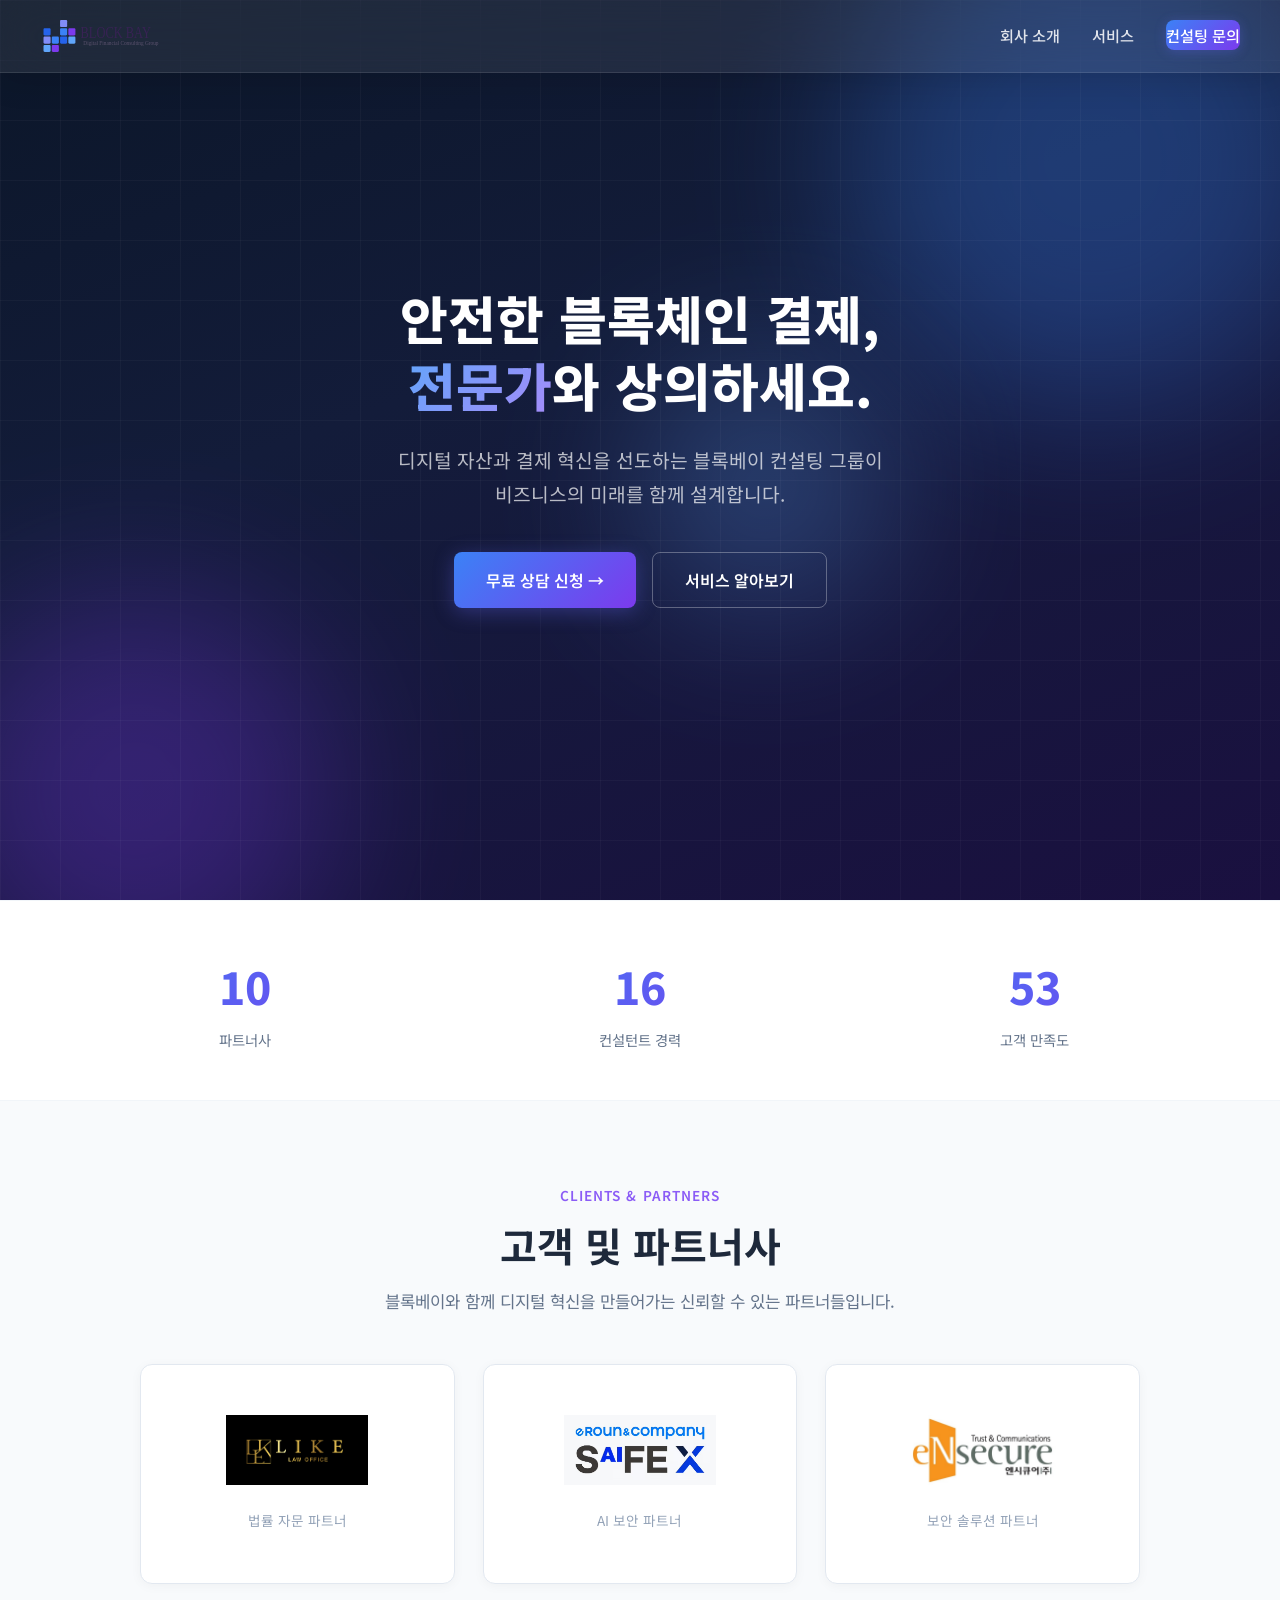
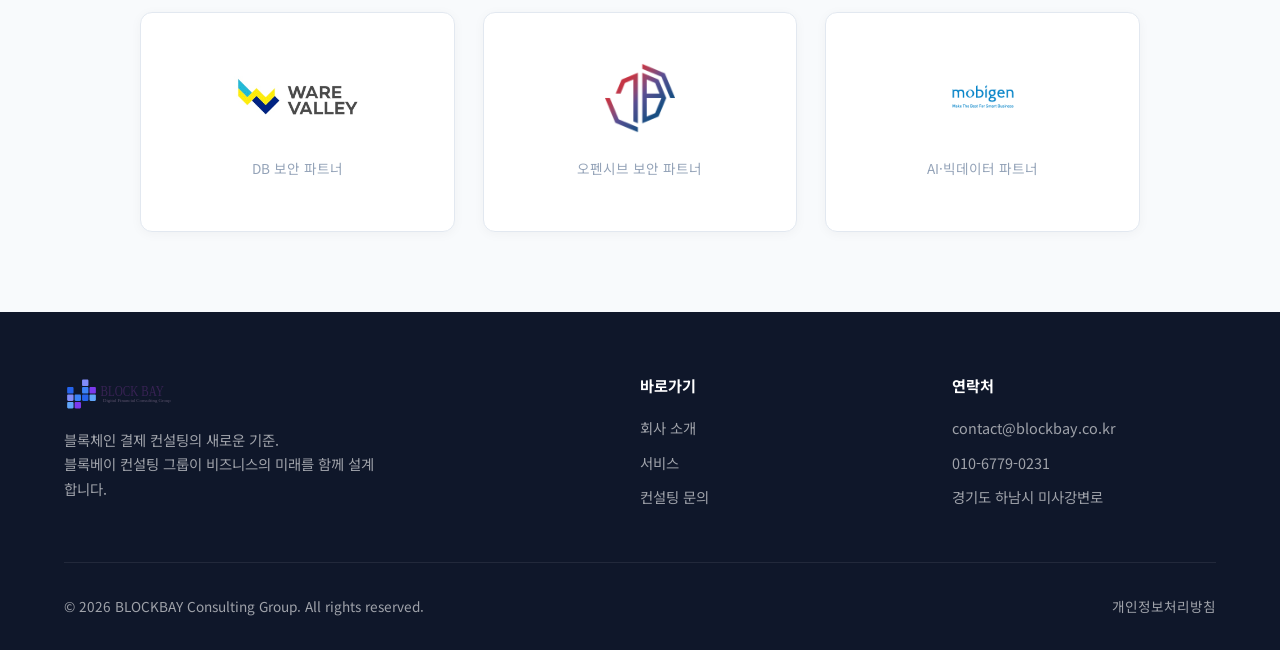
<file: index.html>
<!DOCTYPE html>
<html lang="ko">
<head>
  <meta charset="UTF-8">
  <meta name="viewport" content="width=device-width, initial-scale=1.0">
  <meta name="description" content="블록베이 컨설팅 그룹 — 블록체인 결제 컨설팅의 새로운 기준. 디지털 자산과 결제 혁신을 선도합니다.">
  <meta property="og:title" content="BLOCK BAY Digital Financial Consulting Group">
  <meta property="og:description" content="블록체인 결제 컨설팅의 새로운 기준. 디지털 자산과 결제 혁신을 선도합니다.">
  <meta property="og:image" content="https://gryofgry.github.io/Blockbay/assets/og-image.png">
  <meta property="og:url" content="https://gryofgry.github.io/Blockbay/">
  <meta property="og:type" content="website">
  <title>BLOCKBAY Consulting Group — 블록체인 결제 컨설팅</title>
  <link rel="icon" href="assets/logo-icon.svg" type="image/svg+xml">
  <link rel="preconnect" href="https://fonts.googleapis.com">
  <link rel="preconnect" href="https://fonts.gstatic.com" crossorigin>
  <link href="https://fonts.googleapis.com/css2?family=Noto+Sans+KR:wght@400;500;600;700;800;900&display=swap" rel="stylesheet">
  <link rel="stylesheet" href="css/style.css">
</head>
<body>

  <!-- ===== NAVIGATION ===== -->
  <nav class="navbar glass" id="navbar">
    <div class="navbar-inner">
      <a href="index.html" class="navbar-logo">
        <img src="assets/logo.svg" alt="BLOCK BAY Digital Financial Consulting Group">
      </a>
      <ul class="nav-links" id="navLinks">
        <li><a href="about.html">회사 소개</a></li>
        <li><a href="services.html">서비스</a></li>
        <li><a href="contact.html" class="nav-cta">컨설팅 문의</a></li>
      </ul>
      <button class="nav-toggle" id="navToggle" aria-label="메뉴 열기">
        <span></span><span></span><span></span>
      </button>
    </div>
    <div class="nav-overlay" id="navOverlay"></div>
  </nav>

  <!-- ===== HERO ===== -->
  <section class="hero">
    <div class="hero-bg-effects">
      <div class="orb orb-1"></div>
      <div class="orb orb-2"></div>
      <div class="orb orb-3"></div>
      <div class="grid-overlay"></div>
    </div>
    <div class="container">
      <div class="hero-content">
        <h1>안전한 블록체인 결제,<br><span class="highlight">전문가</span>와 상의하세요.</h1>
        <p class="hero-subtitle">
          디지털 자산과 결제 혁신을 선도하는 블록베이 컨설팅 그룹이<br>
          비즈니스의 미래를 함께 설계합니다.
        </p>
        <div class="hero-actions">
          <a href="contact.html" class="btn btn-primary">무료 상담 신청 →</a>
          <a href="services.html" class="btn btn-outline">서비스 알아보기</a>
        </div>
      </div>
    </div>
  </section>

  <!-- ===== STATS BAR ===== -->
  <section class="stats-bar">
    <div class="container">
      <div class="stats-grid stats-grid-3">
        <div class="stat-item reveal">
          <div class="stat-number" data-target="20">0</div>
          <div class="stat-label">파트너사</div>
        </div>
        <div class="stat-item reveal">
          <div class="stat-number" data-target="30" data-suffix="+ years">0</div>
          <div class="stat-label">컨설턴트 경력</div>
        </div>
        <div class="stat-item reveal">
          <div class="stat-number" data-target="98" data-suffix="%">0</div>
          <div class="stat-label">고객 만족도</div>
        </div>
      </div>
    </div>
  </section>

  <!-- ===== PARTNERS ===== -->
  <section class="partners" id="partners">
    <div class="container">
      <span class="section-label reveal">Clients &amp; Partners</span>
      <h2 class="section-title reveal">고객 및 파트너사</h2>
      <p class="section-desc reveal">블록베이와 함께 디지털 혁신을 만들어가는 신뢰할 수 있는 파트너들입니다.</p>

      <div class="partners-grid">
        <!-- Partner 1: 라이크 법률사무소 -->
        <div class="flip-card reveal">
          <div class="flip-card-inner">
            <div class="flip-card-front">
              <div class="partner-logo">
                <img src="assets/partners/like-law.jpg" alt="라이크 법률사무소">
              </div>
              <div class="partner-type">법률 자문 파트너</div>
            </div>
            <div class="flip-card-back">
              <h4>라이크 법률사무소</h4>
              <p>이제 법률 서비스도 가성비의 시대, 법률 문제 해결을 위해 더 이상 지나친 비용을 지불하지 마십시오.</p>
              <span class="partnership-badge">법률 자문</span>
            </div>
          </div>
        </div>

        <!-- Partner 2: 이로운앤컴퍼니 -->
        <div class="flip-card reveal">
          <div class="flip-card-inner">
            <div class="flip-card-front">
              <div class="partner-logo">
                <img src="assets/partners/eroun.jpg" alt="이로운앤컴퍼니 SAIFEX">
              </div>
              <div class="partner-type">AI 보안 파트너</div>
            </div>
            <div class="flip-card-back">
              <h4>이로운앤컴퍼니</h4>
              <p>AI의 안전한 활용을 위한 ChatGPT 및 LLM 오남용을 방어하는 RedTeaming과 BlueTeaming을 도입하세요.</p>
              <span class="partnership-badge">AI 보안</span>
            </div>
          </div>
        </div>

        <!-- Partner 3: 엔시큐어 -->
        <div class="flip-card reveal">
          <div class="flip-card-inner">
            <div class="flip-card-front">
              <div class="partner-logo">
                <img src="assets/partners/ensecure.jpg" alt="엔시큐어 eNsecure">
              </div>
              <div class="partner-type">보안 솔루션 파트너</div>
            </div>
            <div class="flip-card-back">
              <h4>엔시큐어</h4>
              <p>초연결의 시대, 급변화하는 ICT 트렌드를 읽고 기업별 맞춤 보안 솔루션을 제공합니다.</p>
              <span class="partnership-badge">보안 솔루션</span>
            </div>
          </div>
        </div>

        <!-- Partner 4: 웨어밸리 -->
        <div class="flip-card reveal">
          <div class="flip-card-inner">
            <div class="flip-card-front">
              <div class="partner-logo">
                <img src="assets/partners/warevalley.jpg" alt="웨어밸리 WARE VALLEY">
              </div>
              <div class="partner-type">DB 보안 파트너</div>
            </div>
            <div class="flip-card-back">
              <h4>웨어밸리</h4>
              <p>개인정보보호법의 기술적 접근을 위한 통합보안관리 DB 시스템 계정의 접속관리 및 접근제어를 관리하세요.</p>
              <span class="partnership-badge">DB 접근제어</span>
            </div>
          </div>
        </div>

        <!-- Partner 5: 78리서치랩 -->
        <div class="flip-card reveal">
          <div class="flip-card-inner">
            <div class="flip-card-front">
              <div class="partner-logo">
                <img src="assets/partners/78researchlab.jpg" alt="78리서치랩">
              </div>
              <div class="partner-type">오펜시브 보안 파트너</div>
            </div>
            <div class="flip-card-back">
              <h4>78리서치랩</h4>
              <p>보안은 방어를 넘어 공격을 이해하는 기술입니다. 선제적으로 식별하는 오펜시브 시큐리티를 경험하세요.</p>
              <span class="partnership-badge">오펜시브 보안</span>
            </div>
          </div>
        </div>

        <!-- Partner 6: 모비젠 -->
        <div class="flip-card reveal">
          <div class="flip-card-inner">
            <div class="flip-card-front">
              <div class="partner-logo">
                <img src="assets/partners/mobigen.jpg" alt="모비젠 mobigen">
              </div>
              <div class="partner-type">AI·빅데이터 파트너</div>
            </div>
            <div class="flip-card-back">
              <h4>모비젠</h4>
              <p>생성형 AI와 클라우드 네이티브 기술을 접목한 기업용 인공지능 빅데이터 플랫폼에 최적화된 솔루션입니다.</p>
              <span class="partnership-badge">AI·빅데이터</span>
            </div>
          </div>
        </div>
      </div>
    </div>
  </section>

  <!-- ===== FOOTER ===== -->
  <footer class="footer">
    <div class="container">
      <div class="footer-inner">
        <div class="footer-brand">
          <img src="assets/logo.svg" alt="BLOCK BAY Digital Financial Consulting Group">
          <p>블록체인 결제 컨설팅의 새로운 기준.<br>블록베이 컨설팅 그룹이 비즈니스의 미래를 함께 설계합니다.</p>
        </div>
        <div class="footer-links">
          <h4>바로가기</h4>
          <a href="about.html">회사 소개</a>
          <a href="services.html">서비스</a>
          <a href="contact.html">컨설팅 문의</a>
        </div>
        <div class="footer-links">
          <h4>연락처</h4>
          <a href="mailto:contact@blockbay.co.kr">contact@blockbay.co.kr</a>
          <a href="tel:+82-10-6779-0231">010-6779-0231</a>
          <a>경기도 하남시 미사강변로</a>
        </div>
      </div>
      <div class="footer-bottom">
        <span>&copy; 2026 BLOCKBAY Consulting Group. All rights reserved.</span>
        <a href="#">개인정보처리방침</a>
      </div>
    </div>
  </footer>

  <script src="js/main.js"></script>
</body>
</html>
</file>
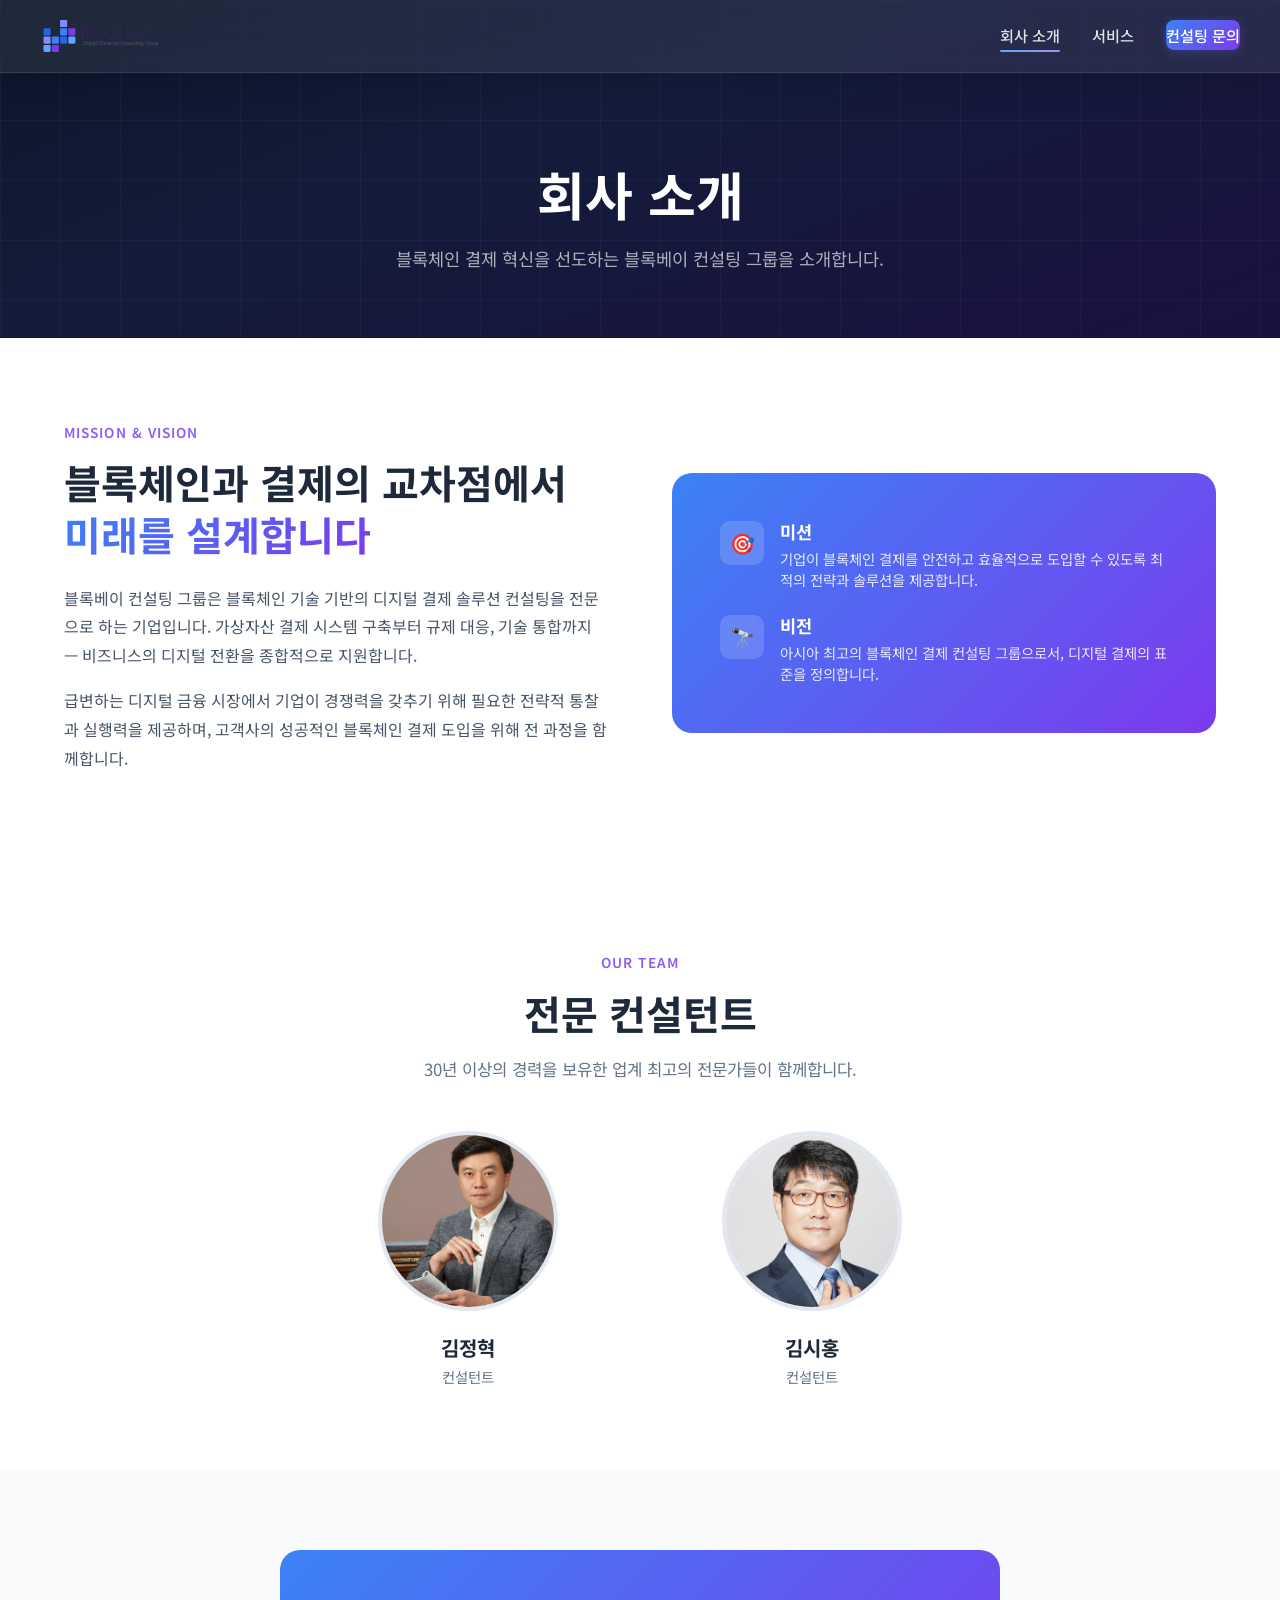
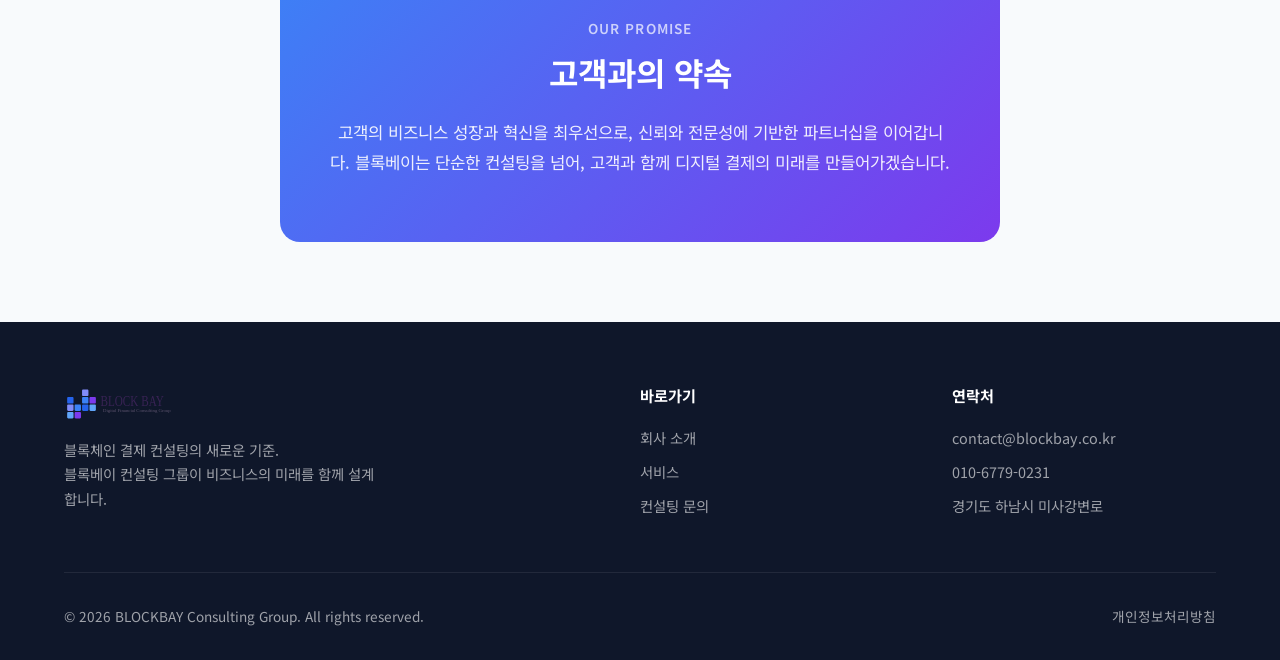
<file: about.html>
<!DOCTYPE html>
<html lang="ko">
<head>
  <meta charset="UTF-8">
  <meta name="viewport" content="width=device-width, initial-scale=1.0">
  <meta name="description" content="블록베이 컨설팅 그룹 소개 — 미션, 비전, 핵심 가치. 블록체인 결제 혁신을 선도하는 전문 컨설팅 기업입니다.">
  <meta property="og:title" content="회사 소개 — BLOCK BAY Digital Financial Consulting Group">
  <meta property="og:description" content="블록베이 컨설팅 그룹 소개 — 미션, 비전, 핵심 가치.">
  <meta property="og:image" content="https://gryofgry.github.io/Blockbay/assets/og-image.png">
  <meta property="og:url" content="https://gryofgry.github.io/Blockbay/about.html">
  <meta property="og:type" content="website">
  <title>회사 소개 — BLOCKBAY Consulting Group</title>
  <link rel="icon" href="assets/logo-icon.svg" type="image/svg+xml">
  <link rel="preconnect" href="https://fonts.googleapis.com">
  <link rel="preconnect" href="https://fonts.gstatic.com" crossorigin>
  <link href="https://fonts.googleapis.com/css2?family=Noto+Sans+KR:wght@400;500;600;700;800;900&display=swap" rel="stylesheet">
  <link rel="stylesheet" href="css/style.css">
</head>
<body>

  <!-- ===== NAVIGATION ===== -->
  <nav class="navbar glass" id="navbar">
    <div class="navbar-inner">
      <a href="index.html" class="navbar-logo">
        <img src="assets/logo.svg" alt="BLOCK BAY Digital Financial Consulting Group">
      </a>
      <ul class="nav-links" id="navLinks">
        <li><a href="about.html" class="active">회사 소개</a></li>
        <li><a href="services.html">서비스</a></li>
        <li><a href="contact.html" class="nav-cta">컨설팅 문의</a></li>
      </ul>
      <button class="nav-toggle" id="navToggle" aria-label="메뉴 열기">
        <span></span><span></span><span></span>
      </button>
    </div>
    <div class="nav-overlay" id="navOverlay"></div>
  </nav>

  <!-- ===== PAGE HERO ===== -->
  <section class="page-hero">
    <div class="container">
      <h1>회사 소개</h1>
      <p>블록체인 결제 혁신을 선도하는 블록베이 컨설팅 그룹을 소개합니다.</p>
    </div>
  </section>

  <!-- ===== MISSION & VISION ===== -->
  <section>
    <div class="container">
      <div class="about-intro">
        <div class="about-intro-text reveal">
          <span class="section-label">Mission &amp; Vision</span>
          <h2>블록체인과 결제의 교차점에서<br><span class="gradient-text">미래를 설계합니다</span></h2>
          <p>
            블록베이 컨설팅 그룹은 블록체인 기술 기반의 디지털 결제 솔루션 컨설팅을 전문으로 하는 기업입니다.
            가상자산 결제 시스템 구축부터 규제 대응, 기술 통합까지 — 비즈니스의 디지털 전환을 종합적으로 지원합니다.
          </p>
          <p>
            급변하는 디지털 금융 시장에서 기업이 경쟁력을 갖추기 위해 필요한 전략적 통찰과 실행력을
            제공하며, 고객사의 성공적인 블록체인 결제 도입을 위해 전 과정을 함께합니다.
          </p>
        </div>
        <div class="about-visual reveal">
          <div class="vision-item">
            <div class="vision-icon">🎯</div>
            <div>
              <h4>미션</h4>
              <p>기업이 블록체인 결제를 안전하고 효율적으로 도입할 수 있도록 최적의 전략과 솔루션을 제공합니다.</p>
            </div>
          </div>
          <div class="vision-item">
            <div class="vision-icon">🔭</div>
            <div>
              <h4>비전</h4>
              <p>아시아 최고의 블록체인 결제 컨설팅 그룹으로서, 디지털 결제의 표준을 정의합니다.</p>
            </div>
          </div>
        </div>
      </div>
    </div>
  </section>

  <!-- ===== TEAM ===== -->
  <section class="team-section">
    <div class="container">
      <span class="section-label reveal">Our Team</span>
      <h2 class="section-title reveal">전문 컨설턴트</h2>
      <p class="section-desc reveal">30년 이상의 경력을 보유한 업계 최고의 전문가들이 함께합니다.</p>

      <div class="team-grid">
        <div class="team-card reveal">
          <div class="team-photo">
            <img src="assets/kim-junghyuk.jpg" alt="김정혁" onerror="this.style.display='none'; this.parentElement.querySelector('.team-photo-placeholder').style.display='flex';">
            <div class="team-photo-placeholder">
              <span>Photo</span>
            </div>
          </div>
          <h3 class="team-name">김정혁</h3>
          <p class="team-role">컨설턴트</p>
        </div>
        <div class="team-card reveal">
          <div class="team-photo">
            <img src="assets/kim-sihong.jpg" alt="김시홍" onerror="this.style.display='none'; this.parentElement.querySelector('.team-photo-placeholder').style.display='flex';">
            <div class="team-photo-placeholder">
              <span>Photo</span>
            </div>
          </div>
          <h3 class="team-name">김시홍</h3>
          <p class="team-role">컨설턴트</p>
        </div>
      </div>
    </div>
  </section>

  <!-- ===== PROMISE ===== -->
  <section class="promise-section">
    <div class="container">
      <div class="promise-card reveal">
        <span class="section-label">Our Promise</span>
        <h2>고객과의 약속</h2>
        <p>
          고객의 비즈니스 성장과 혁신을 최우선으로, 신뢰와 전문성에 기반한 파트너십을 이어갑니다.
          블록베이는 단순한 컨설팅을 넘어, 고객과 함께 디지털 결제의 미래를 만들어가겠습니다.
        </p>
      </div>
    </div>
  </section>

  <!-- ===== FOOTER ===== -->
  <footer class="footer">
    <div class="container">
      <div class="footer-inner">
        <div class="footer-brand">
          <img src="assets/logo.svg" alt="BLOCK BAY Digital Financial Consulting Group">
          <p>블록체인 결제 컨설팅의 새로운 기준.<br>블록베이 컨설팅 그룹이 비즈니스의 미래를 함께 설계합니다.</p>
        </div>
        <div class="footer-links">
          <h4>바로가기</h4>
          <a href="about.html">회사 소개</a>
          <a href="services.html">서비스</a>
          <a href="contact.html">컨설팅 문의</a>
        </div>
        <div class="footer-links">
          <h4>연락처</h4>
          <a href="mailto:contact@blockbay.co.kr">contact@blockbay.co.kr</a>
          <a href="tel:+82-10-6779-0231">010-6779-0231</a>
          <a>경기도 하남시 미사강변로</a>
        </div>
      </div>
      <div class="footer-bottom">
        <span>&copy; 2026 BLOCKBAY Consulting Group. All rights reserved.</span>
        <a href="#">개인정보처리방침</a>
      </div>
    </div>
  </footer>

  <script src="js/main.js"></script>
</body>
</html>
</file>
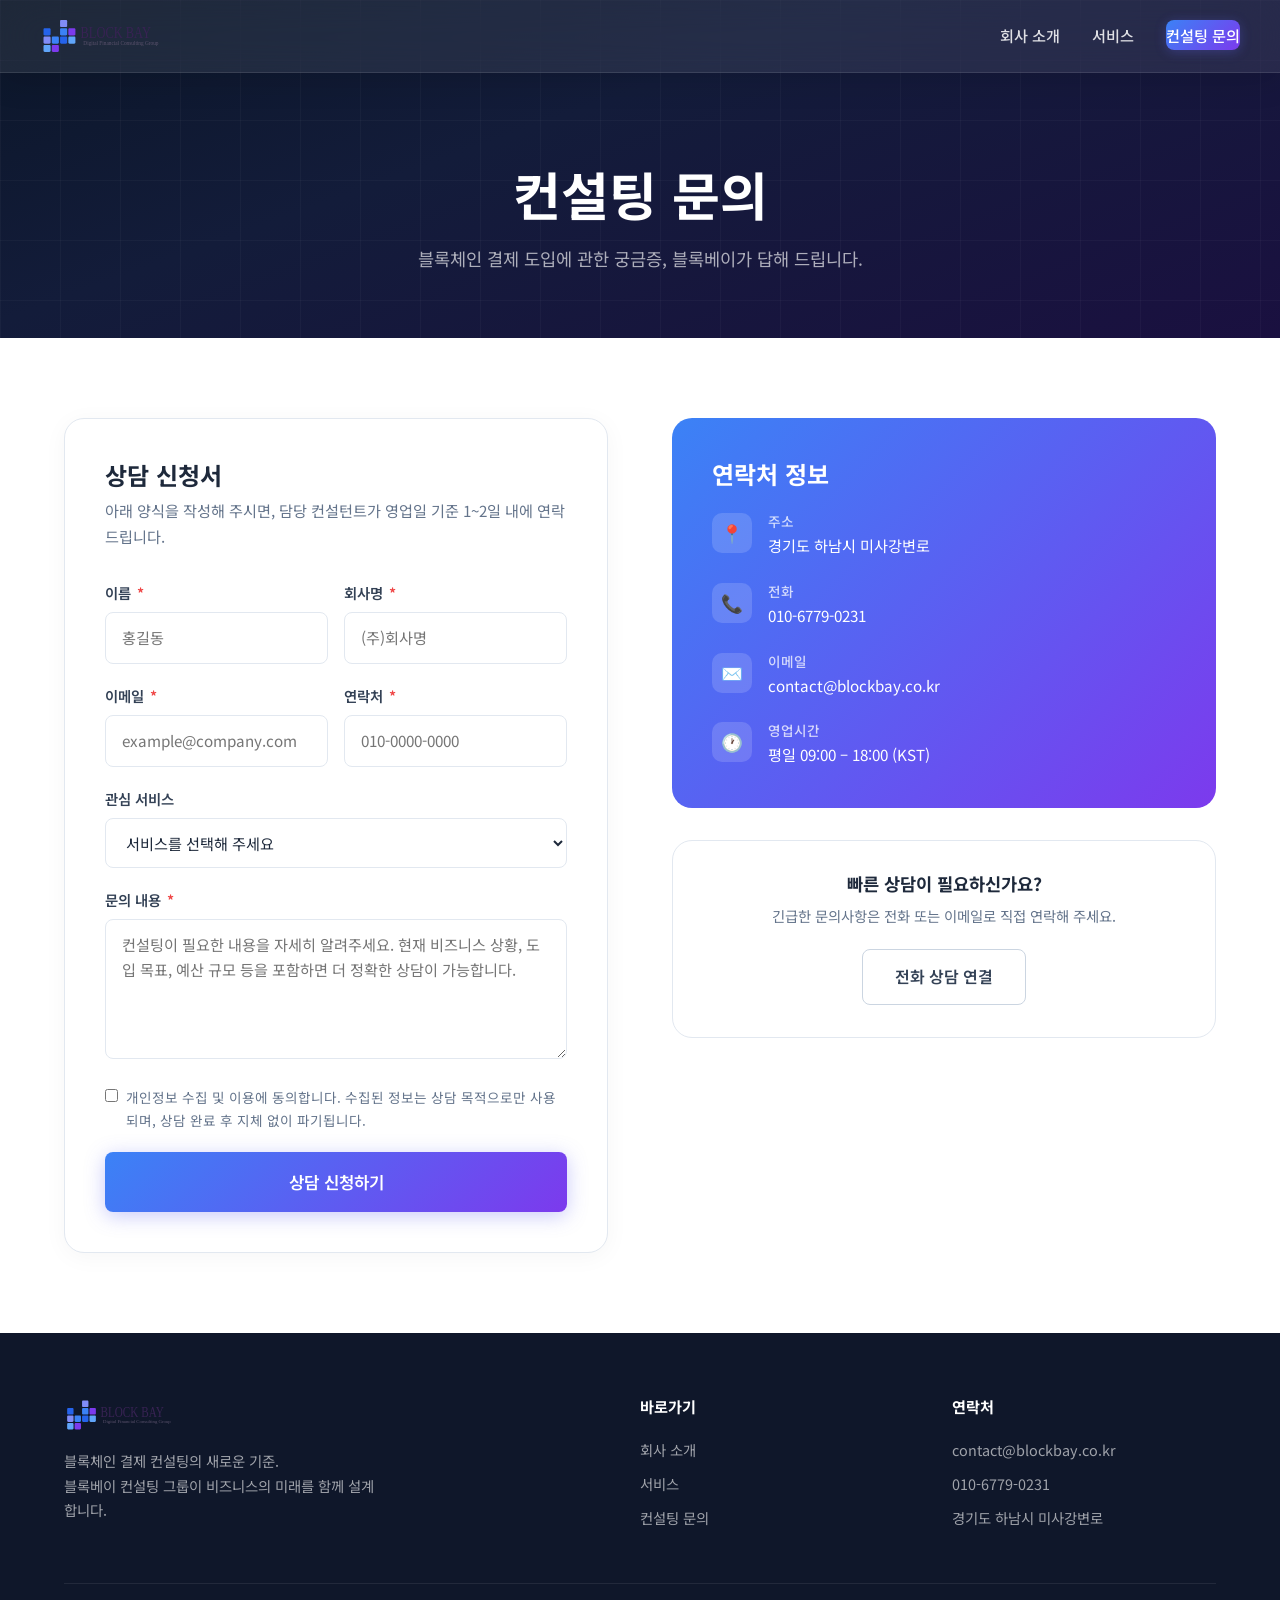
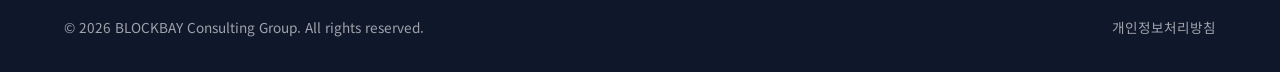
<file: contact.html>
<!DOCTYPE html>
<html lang="ko">
<head>
  <meta charset="UTF-8">
  <meta name="viewport" content="width=device-width, initial-scale=1.0">
  <meta name="description" content="블록베이 컨설팅 그룹 — 컨설팅 문의. 블록체인 결제 도입에 관한 상담을 신청하세요.">
  <meta property="og:title" content="컨설팅 문의 — BLOCK BAY Digital Financial Consulting Group">
  <meta property="og:description" content="블록체인 결제 도입에 관한 상담을 신청하세요.">
  <meta property="og:image" content="https://gryofgry.github.io/Blockbay/assets/og-image.png">
  <meta property="og:url" content="https://gryofgry.github.io/Blockbay/contact.html">
  <meta property="og:type" content="website">
  <title>컨설팅 문의 — BLOCKBAY Consulting Group</title>
  <link rel="icon" href="assets/logo-icon.svg" type="image/svg+xml">
  <link rel="preconnect" href="https://fonts.googleapis.com">
  <link rel="preconnect" href="https://fonts.gstatic.com" crossorigin>
  <link href="https://fonts.googleapis.com/css2?family=Noto+Sans+KR:wght@400;500;600;700;800;900&display=swap" rel="stylesheet">
  <link rel="stylesheet" href="css/style.css">
</head>
<body>

  <!-- ===== NAVIGATION ===== -->
  <nav class="navbar glass" id="navbar">
    <div class="navbar-inner">
      <a href="index.html" class="navbar-logo">
        <img src="assets/logo.svg" alt="BLOCK BAY Digital Financial Consulting Group">
      </a>
      <ul class="nav-links" id="navLinks">
        <li><a href="about.html">회사 소개</a></li>
        <li><a href="services.html">서비스</a></li>
        <li><a href="contact.html" class="nav-cta active">컨설팅 문의</a></li>
      </ul>
      <button class="nav-toggle" id="navToggle" aria-label="메뉴 열기">
        <span></span><span></span><span></span>
      </button>
    </div>
    <div class="nav-overlay" id="navOverlay"></div>
  </nav>

  <!-- ===== PAGE HERO ===== -->
  <section class="page-hero">
    <div class="container">
      <h1>컨설팅 문의</h1>
      <p>블록체인 결제 도입에 관한 궁금증, 블록베이가 답해 드립니다.</p>
    </div>
  </section>

  <!-- ===== CONTACT ===== -->
  <section>
    <div class="container">
      <div class="contact-wrapper">
        <!-- Form -->
        <div class="contact-form-card reveal">
          <h3>상담 신청서</h3>
          <p>아래 양식을 작성해 주시면, 담당 컨설턴트가 영업일 기준 1~2일 내에 연락드립니다.</p>

          <form id="contactForm" novalidate>
            <div class="form-row">
              <div class="form-group">
                <label for="name">이름 <span class="required">*</span></label>
                <input type="text" id="name" name="name" placeholder="홍길동" required>
              </div>
              <div class="form-group">
                <label for="company">회사명 <span class="required">*</span></label>
                <input type="text" id="company" name="company" placeholder="(주)회사명" required>
              </div>
            </div>

            <div class="form-row">
              <div class="form-group">
                <label for="email">이메일 <span class="required">*</span></label>
                <input type="email" id="email" name="email" placeholder="example@company.com" required>
              </div>
              <div class="form-group">
                <label for="phone">연락처 <span class="required">*</span></label>
                <input type="tel" id="phone" name="phone" placeholder="010-0000-0000" required>
              </div>
            </div>

            <div class="form-group">
              <label for="service">관심 서비스</label>
              <select id="service" name="service">
                <option value="" disabled selected>서비스를 선택해 주세요</option>
                <option value="payment-system">암호화폐 결제 시스템 구축</option>
                <option value="compliance">규제 컴플라이언스 자문</option>
                <option value="strategy">블록체인 결제 전략 수립</option>
                <option value="integration">기술 통합 지원</option>
                <option value="security">보안 및 리스크 관리</option>
                <option value="asset-management">디지털 자산 관리 컨설팅</option>
                <option value="other">기타</option>
              </select>
            </div>

            <div class="form-group">
              <label for="message">문의 내용 <span class="required">*</span></label>
              <textarea id="message" name="message" placeholder="컨설팅이 필요한 내용을 자세히 알려주세요. 현재 비즈니스 상황, 도입 목표, 예산 규모 등을 포함하면 더 정확한 상담이 가능합니다." required></textarea>
            </div>

            <label class="form-consent">
              <input type="checkbox" id="consent" name="consent" required>
              <span>개인정보 수집 및 이용에 동의합니다. 수집된 정보는 상담 목적으로만 사용되며, 상담 완료 후 지체 없이 파기됩니다.</span>
            </label>

            <button type="submit" class="btn btn-primary btn-submit">상담 신청하기</button>
          </form>
        </div>

        <!-- Contact Info -->
        <div class="contact-info">
          <div class="contact-info-card reveal">
            <h3>연락처 정보</h3>
            <div class="info-item">
              <div class="info-icon">📍</div>
              <div>
                <h4>주소</h4>
                <p>경기도 하남시 미사강변로</p>
              </div>
            </div>
            <div class="info-item">
              <div class="info-icon">📞</div>
              <div>
                <h4>전화</h4>
                <p>010-6779-0231</p>
              </div>
            </div>
            <div class="info-item">
              <div class="info-icon">✉️</div>
              <div>
                <h4>이메일</h4>
                <p>contact@blockbay.co.kr</p>
              </div>
            </div>
            <div class="info-item">
              <div class="info-icon">🕐</div>
              <div>
                <h4>영업시간</h4>
                <p>평일 09:00 – 18:00 (KST)</p>
              </div>
            </div>
          </div>

          <div class="contact-cta-card reveal">
            <h4>빠른 상담이 필요하신가요?</h4>
            <p>긴급한 문의사항은 전화 또는 이메일로 직접 연락해 주세요.</p>
            <a href="tel:+82-10-6779-0231" class="btn btn-outline-dark">전화 상담 연결</a>
          </div>
        </div>
      </div>
    </div>
  </section>

  <!-- ===== FOOTER ===== -->
  <footer class="footer">
    <div class="container">
      <div class="footer-inner">
        <div class="footer-brand">
          <img src="assets/logo.svg" alt="BLOCK BAY Digital Financial Consulting Group">
          <p>블록체인 결제 컨설팅의 새로운 기준.<br>블록베이 컨설팅 그룹이 비즈니스의 미래를 함께 설계합니다.</p>
        </div>
        <div class="footer-links">
          <h4>바로가기</h4>
          <a href="about.html">회사 소개</a>
          <a href="services.html">서비스</a>
          <a href="contact.html">컨설팅 문의</a>
        </div>
        <div class="footer-links">
          <h4>연락처</h4>
          <a href="mailto:contact@blockbay.co.kr">contact@blockbay.co.kr</a>
          <a href="tel:+82-10-6779-0231">010-6779-0231</a>
          <a>경기도 하남시 미사강변로</a>
        </div>
      </div>
      <div class="footer-bottom">
        <span>&copy; 2026 BLOCKBAY Consulting Group. All rights reserved.</span>
        <a href="#">개인정보처리방침</a>
      </div>
    </div>
  </footer>

  <script src="js/main.js"></script>
</body>
</html>
</file>
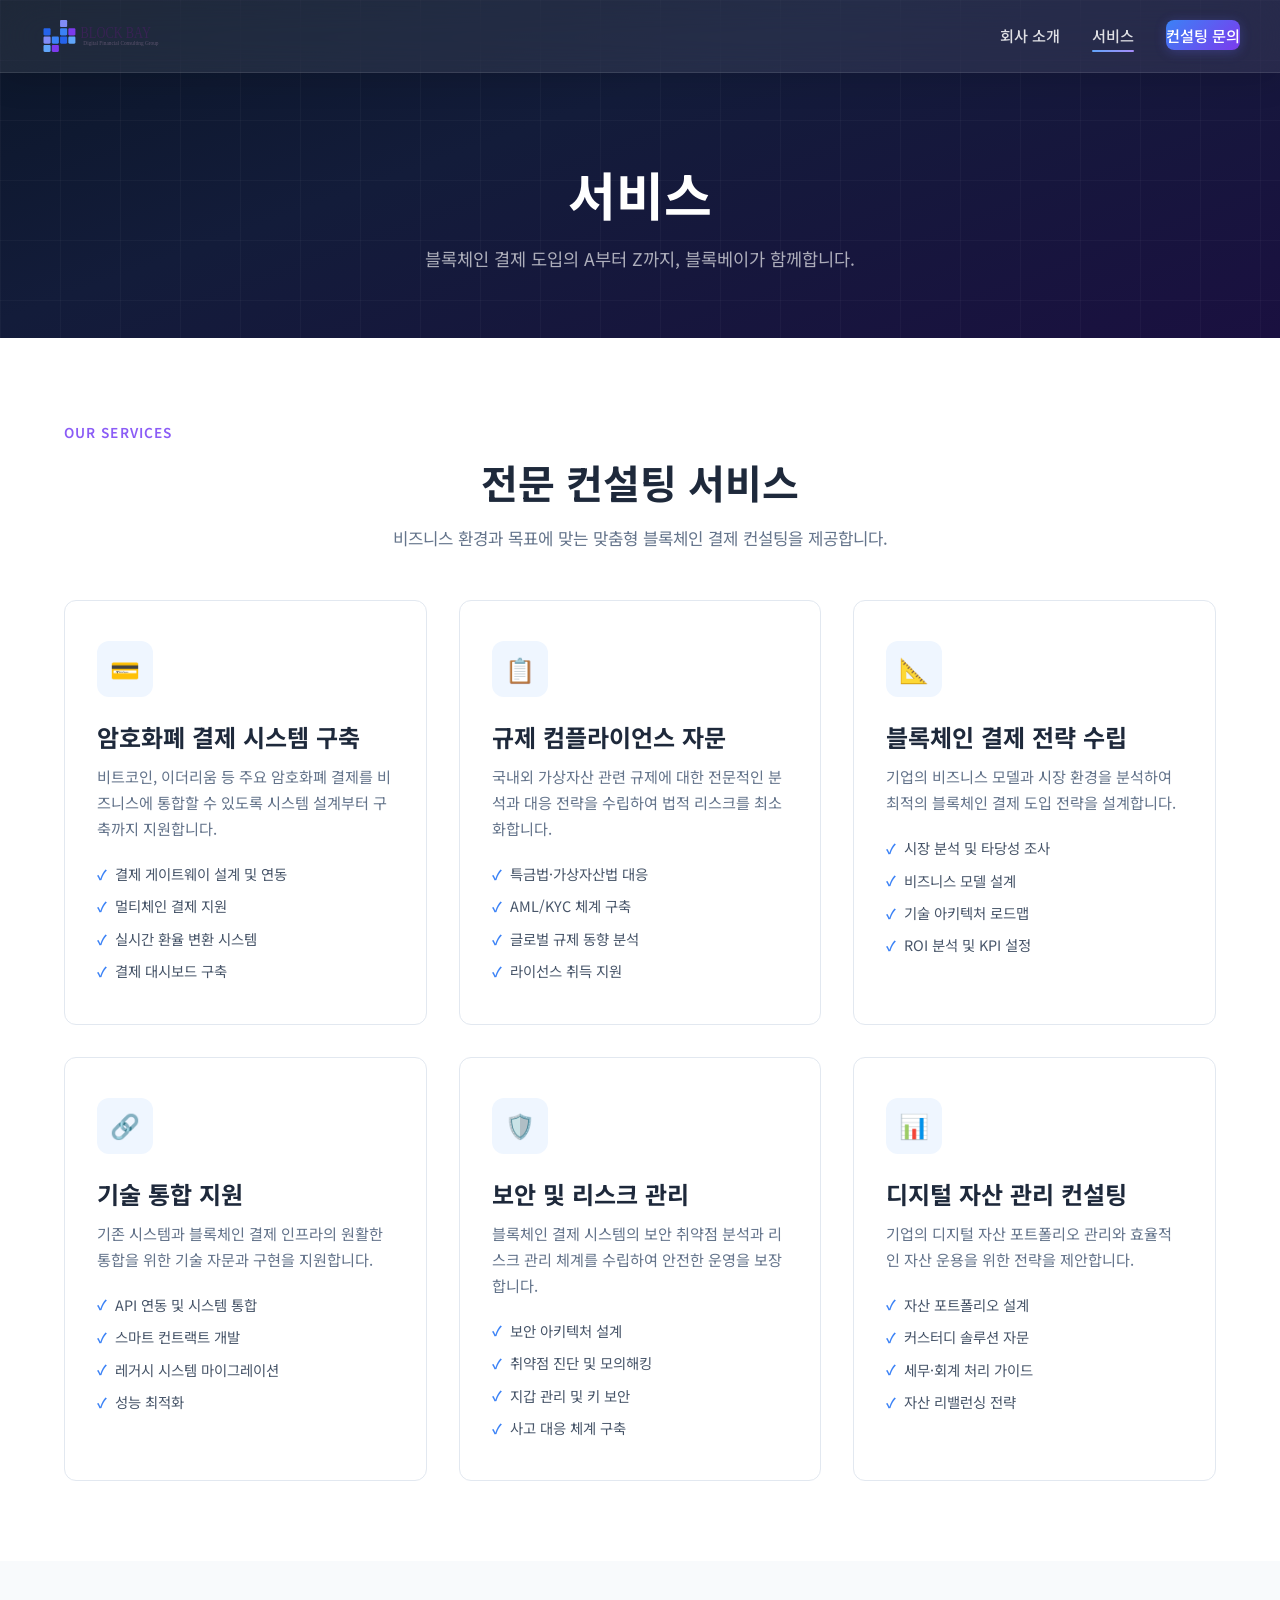
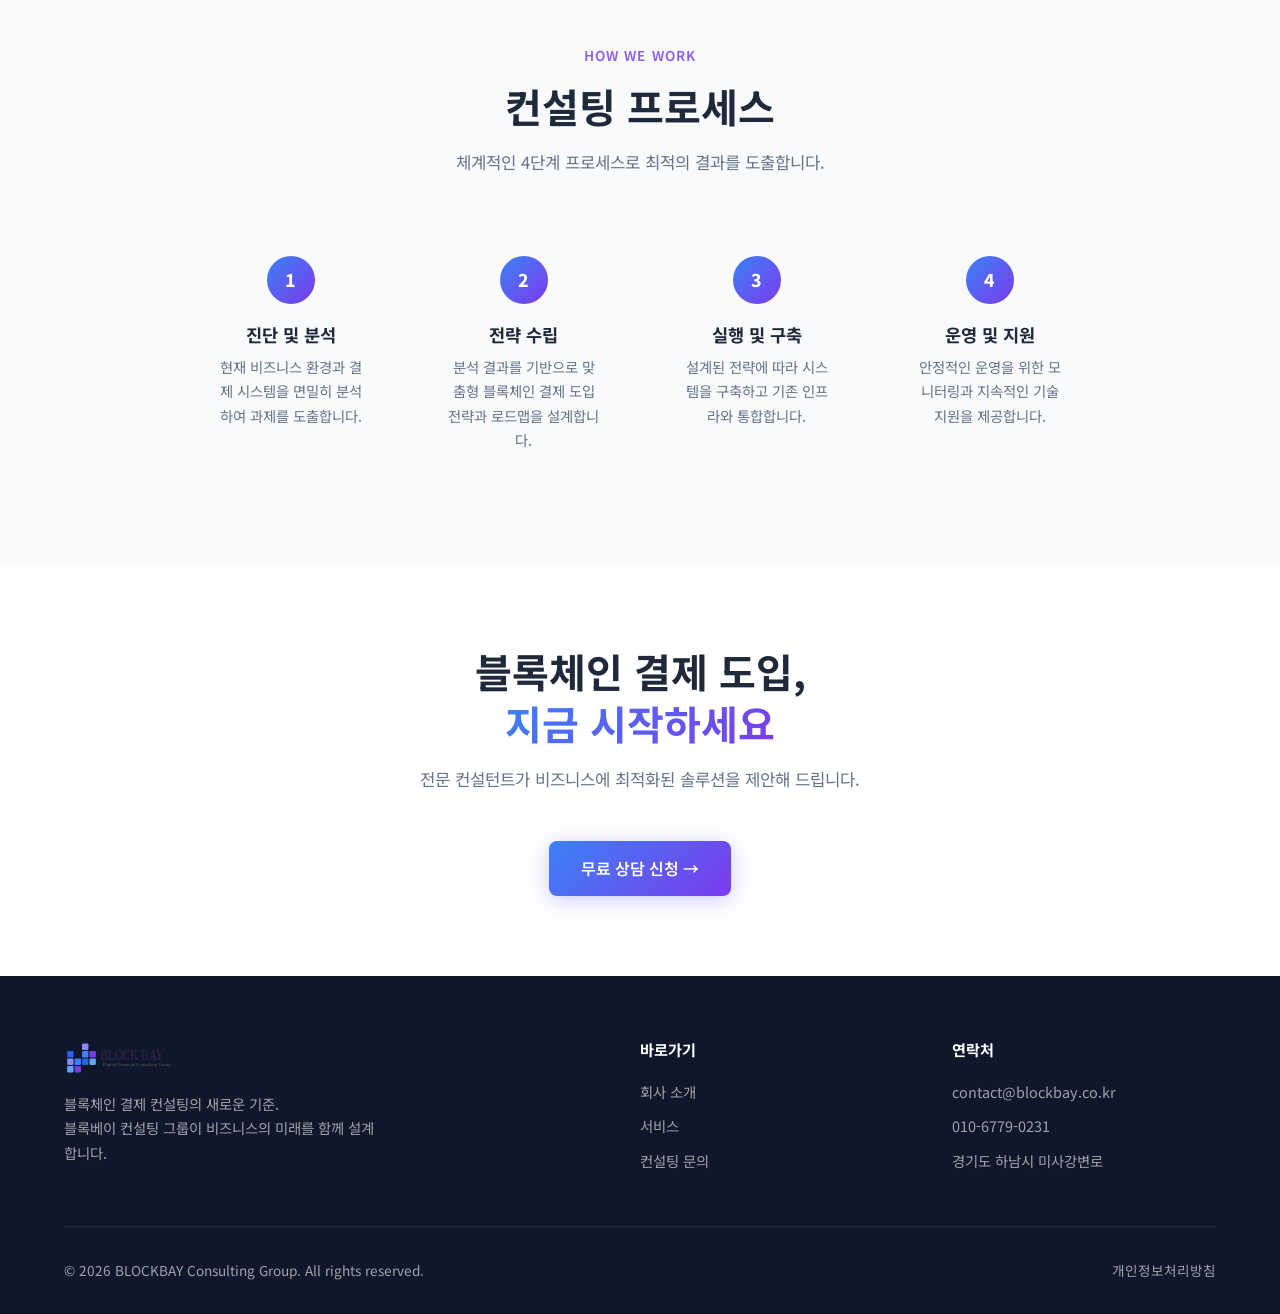
<file: services.html>
<!DOCTYPE html>
<html lang="ko">
<head>
  <meta charset="UTF-8">
  <meta name="viewport" content="width=device-width, initial-scale=1.0">
  <meta name="description" content="블록베이 컨설팅 그룹 서비스 — 암호화폐 결제 시스템 구축, 규제 컴플라이언스, 블록체인 전략 수립 등 종합 컨설팅 서비스를 제공합니다.">
  <meta property="og:title" content="서비스 — BLOCK BAY Digital Financial Consulting Group">
  <meta property="og:description" content="암호화폐 결제 시스템 구축, 규제 컴플라이언스, 블록체인 전략 수립 등 종합 컨설팅.">
  <meta property="og:image" content="https://gryofgry.github.io/Blockbay/assets/og-image.png">
  <meta property="og:url" content="https://gryofgry.github.io/Blockbay/services.html">
  <meta property="og:type" content="website">
  <title>서비스 — BLOCKBAY Consulting Group</title>
  <link rel="icon" href="assets/logo-icon.svg" type="image/svg+xml">
  <link rel="preconnect" href="https://fonts.googleapis.com">
  <link rel="preconnect" href="https://fonts.gstatic.com" crossorigin>
  <link href="https://fonts.googleapis.com/css2?family=Noto+Sans+KR:wght@400;500;600;700;800;900&display=swap" rel="stylesheet">
  <link rel="stylesheet" href="css/style.css">
</head>
<body>

  <!-- ===== NAVIGATION ===== -->
  <nav class="navbar glass" id="navbar">
    <div class="navbar-inner">
      <a href="index.html" class="navbar-logo">
        <img src="assets/logo.svg" alt="BLOCK BAY Digital Financial Consulting Group">
      </a>
      <ul class="nav-links" id="navLinks">
        <li><a href="about.html">회사 소개</a></li>
        <li><a href="services.html" class="active">서비스</a></li>
        <li><a href="contact.html" class="nav-cta">컨설팅 문의</a></li>
      </ul>
      <button class="nav-toggle" id="navToggle" aria-label="메뉴 열기">
        <span></span><span></span><span></span>
      </button>
    </div>
    <div class="nav-overlay" id="navOverlay"></div>
  </nav>

  <!-- ===== PAGE HERO ===== -->
  <section class="page-hero">
    <div class="container">
      <h1>서비스</h1>
      <p>블록체인 결제 도입의 A부터 Z까지, 블록베이가 함께합니다.</p>
    </div>
  </section>

  <!-- ===== SERVICES ===== -->
  <section>
    <div class="container">
      <span class="section-label reveal">Our Services</span>
      <h2 class="section-title reveal" style="text-align:center;">전문 컨설팅 서비스</h2>
      <p class="section-desc reveal" style="text-align:center;">비즈니스 환경과 목표에 맞는 맞춤형 블록체인 결제 컨설팅을 제공합니다.</p>

      <div class="services-grid">
        <!-- Service 1 -->
        <div class="service-card reveal">
          <div class="service-icon">💳</div>
          <h3>암호화폐 결제 시스템 구축</h3>
          <p>비트코인, 이더리움 등 주요 암호화폐 결제를 비즈니스에 통합할 수 있도록 시스템 설계부터 구축까지 지원합니다.</p>
          <ul class="service-features">
            <li>결제 게이트웨이 설계 및 연동</li>
            <li>멀티체인 결제 지원</li>
            <li>실시간 환율 변환 시스템</li>
            <li>결제 대시보드 구축</li>
          </ul>
        </div>

        <!-- Service 2 -->
        <div class="service-card reveal">
          <div class="service-icon">📋</div>
          <h3>규제 컴플라이언스 자문</h3>
          <p>국내외 가상자산 관련 규제에 대한 전문적인 분석과 대응 전략을 수립하여 법적 리스크를 최소화합니다.</p>
          <ul class="service-features">
            <li>특금법·가상자산법 대응</li>
            <li>AML/KYC 체계 구축</li>
            <li>글로벌 규제 동향 분석</li>
            <li>라이선스 취득 지원</li>
          </ul>
        </div>

        <!-- Service 3 -->
        <div class="service-card reveal">
          <div class="service-icon">📐</div>
          <h3>블록체인 결제 전략 수립</h3>
          <p>기업의 비즈니스 모델과 시장 환경을 분석하여 최적의 블록체인 결제 도입 전략을 설계합니다.</p>
          <ul class="service-features">
            <li>시장 분석 및 타당성 조사</li>
            <li>비즈니스 모델 설계</li>
            <li>기술 아키텍처 로드맵</li>
            <li>ROI 분석 및 KPI 설정</li>
          </ul>
        </div>

        <!-- Service 4 -->
        <div class="service-card reveal">
          <div class="service-icon">🔗</div>
          <h3>기술 통합 지원</h3>
          <p>기존 시스템과 블록체인 결제 인프라의 원활한 통합을 위한 기술 자문과 구현을 지원합니다.</p>
          <ul class="service-features">
            <li>API 연동 및 시스템 통합</li>
            <li>스마트 컨트랙트 개발</li>
            <li>레거시 시스템 마이그레이션</li>
            <li>성능 최적화</li>
          </ul>
        </div>

        <!-- Service 5 -->
        <div class="service-card reveal">
          <div class="service-icon">🛡️</div>
          <h3>보안 및 리스크 관리</h3>
          <p>블록체인 결제 시스템의 보안 취약점 분석과 리스크 관리 체계를 수립하여 안전한 운영을 보장합니다.</p>
          <ul class="service-features">
            <li>보안 아키텍처 설계</li>
            <li>취약점 진단 및 모의해킹</li>
            <li>지갑 관리 및 키 보안</li>
            <li>사고 대응 체계 구축</li>
          </ul>
        </div>

        <!-- Service 6 -->
        <div class="service-card reveal">
          <div class="service-icon">📊</div>
          <h3>디지털 자산 관리 컨설팅</h3>
          <p>기업의 디지털 자산 포트폴리오 관리와 효율적인 자산 운용을 위한 전략을 제안합니다.</p>
          <ul class="service-features">
            <li>자산 포트폴리오 설계</li>
            <li>커스터디 솔루션 자문</li>
            <li>세무·회계 처리 가이드</li>
            <li>자산 리밸런싱 전략</li>
          </ul>
        </div>
      </div>
    </div>
  </section>

  <!-- ===== PROCESS ===== -->
  <section class="process-section">
    <div class="container">
      <span class="section-label reveal">How We Work</span>
      <h2 class="section-title reveal">컨설팅 프로세스</h2>
      <p class="section-desc reveal">체계적인 4단계 프로세스로 최적의 결과를 도출합니다.</p>

      <div class="process-steps">
        <div class="process-step reveal">
          <div class="step-number">1</div>
          <h4>진단 및 분석</h4>
          <p>현재 비즈니스 환경과 결제 시스템을 면밀히 분석하여 과제를 도출합니다.</p>
        </div>
        <div class="process-step reveal">
          <div class="step-number">2</div>
          <h4>전략 수립</h4>
          <p>분석 결과를 기반으로 맞춤형 블록체인 결제 도입 전략과 로드맵을 설계합니다.</p>
        </div>
        <div class="process-step reveal">
          <div class="step-number">3</div>
          <h4>실행 및 구축</h4>
          <p>설계된 전략에 따라 시스템을 구축하고 기존 인프라와 통합합니다.</p>
        </div>
        <div class="process-step reveal">
          <div class="step-number">4</div>
          <h4>운영 및 지원</h4>
          <p>안정적인 운영을 위한 모니터링과 지속적인 기술 지원을 제공합니다.</p>
        </div>
      </div>
    </div>
  </section>

  <!-- ===== CTA ===== -->
  <section style="text-align:center;">
    <div class="container">
      <h2 class="section-title reveal">블록체인 결제 도입,<br><span class="gradient-text">지금 시작하세요</span></h2>
      <p class="section-desc reveal">전문 컨설턴트가 비즈니스에 최적화된 솔루션을 제안해 드립니다.</p>
      <a href="contact.html" class="btn btn-primary reveal">무료 상담 신청 →</a>
    </div>
  </section>

  <!-- ===== FOOTER ===== -->
  <footer class="footer">
    <div class="container">
      <div class="footer-inner">
        <div class="footer-brand">
          <img src="assets/logo.svg" alt="BLOCK BAY Digital Financial Consulting Group">
          <p>블록체인 결제 컨설팅의 새로운 기준.<br>블록베이 컨설팅 그룹이 비즈니스의 미래를 함께 설계합니다.</p>
        </div>
        <div class="footer-links">
          <h4>바로가기</h4>
          <a href="about.html">회사 소개</a>
          <a href="services.html">서비스</a>
          <a href="contact.html">컨설팅 문의</a>
        </div>
        <div class="footer-links">
          <h4>연락처</h4>
          <a href="mailto:contact@blockbay.co.kr">contact@blockbay.co.kr</a>
          <a href="tel:+82-10-6779-0231">010-6779-0231</a>
          <a>경기도 하남시 미사강변로</a>
        </div>
      </div>
      <div class="footer-bottom">
        <span>&copy; 2026 BLOCKBAY Consulting Group. All rights reserved.</span>
        <a href="#">개인정보처리방침</a>
      </div>
    </div>
  </footer>

  <script src="js/main.js"></script>
</body>
</html>
</file>
<file: css/style.css>
/* ============================================
   BLOCKBAY CONSULTING GROUP — Global Stylesheet
   Color Palette: Sky Blue / White / Purple
   ============================================ */

/* --- CSS Variables --- */
:root {
  --blue-50: #EFF6FF;
  --blue-100: #DBEAFE;
  --blue-200: #BFDBFE;
  --blue-400: #60A5FA;
  --blue-500: #3B82F6;
  --blue-600: #2563EB;
  --blue-700: #1D4ED8;
  --purple-400: #A78BFA;
  --purple-500: #8B5CF6;
  --purple-600: #7C3AED;
  --purple-700: #6D28D9;
  --slate-50: #F8FAFC;
  --slate-100: #F1F5F9;
  --slate-200: #E2E8F0;
  --slate-300: #CBD5E1;
  --slate-400: #94A3B8;
  --slate-500: #64748B;
  --slate-600: #475569;
  --slate-700: #334155;
  --slate-800: #1E293B;
  --slate-900: #0F172A;
  --white: #FFFFFF;
  --gradient-brand: linear-gradient(135deg, var(--blue-500), var(--purple-600));
  --gradient-brand-light: linear-gradient(135deg, var(--blue-400), var(--purple-400));
  --gradient-hero-bg: linear-gradient(160deg, #0B1628 0%, #131C3A 40%, #1A1040 100%);
  --glass-bg: rgba(255, 255, 255, 0.12);
  --glass-border: rgba(255, 255, 255, 0.2);
  --glass-shadow: 0 8px 32px rgba(0, 0, 0, 0.12);
  --radius-sm: 8px;
  --radius-md: 12px;
  --radius-lg: 20px;
  --radius-xl: 28px;
  --transition-base: 0.3s cubic-bezier(0.4, 0, 0.2, 1);
  --transition-slow: 0.6s cubic-bezier(0.4, 0, 0.2, 1);
}

/* --- Reset & Base --- */
*, *::before, *::after {
  margin: 0;
  padding: 0;
  box-sizing: border-box;
}

html {
  scroll-behavior: smooth;
  font-size: 16px;
}

body {
  font-family: 'Pretendard', 'Noto Sans KR', -apple-system, BlinkMacSystemFont,
    'Segoe UI', Roboto, 'Helvetica Neue', Arial, sans-serif;
  color: var(--slate-800);
  background: var(--white);
  line-height: 1.7;
  -webkit-font-smoothing: antialiased;
  overflow-x: hidden;
}

a {
  color: inherit;
  text-decoration: none;
}

ul, ol {
  list-style: none;
}

img, svg {
  display: block;
  max-width: 100%;
}

button, input, textarea, select {
  font: inherit;
  color: inherit;
}

/* --- Typography --- */
h1, h2, h3, h4 {
  line-height: 1.3;
  font-weight: 700;
}

h1 { font-size: clamp(2rem, 5vw, 3.25rem); }
h2 { font-size: clamp(1.6rem, 3.5vw, 2.5rem); }
h3 { font-size: clamp(1.15rem, 2vw, 1.5rem); }
h4 { font-size: 1.1rem; }

.gradient-text {
  background: var(--gradient-brand);
  -webkit-background-clip: text;
  -webkit-text-fill-color: transparent;
  background-clip: text;
}

.section-label {
  display: inline-block;
  font-size: 0.85rem;
  font-weight: 600;
  letter-spacing: 0.08em;
  color: var(--purple-500);
  margin-bottom: 0.75rem;
  text-transform: uppercase;
}

.section-title {
  margin-bottom: 1rem;
}

.section-desc {
  color: var(--slate-500);
  font-size: 1.05rem;
  max-width: 640px;
  margin: 0 auto 3rem;
}

/* --- Layout --- */
.container {
  width: 100%;
  max-width: 1200px;
  margin: 0 auto;
  padding: 0 1.5rem;
}

section {
  padding: 5rem 0;
}

/* ============================================
   NAVIGATION — Glass-morphism
   ============================================ */
.navbar {
  position: fixed;
  top: 0;
  left: 0;
  width: 100%;
  z-index: 1000;
  padding: 0 1.5rem;
  transition: var(--transition-base);
}

.navbar-inner {
  max-width: 1200px;
  margin: 0 auto;
  display: flex;
  align-items: center;
  justify-content: space-between;
  height: 72px;
}

/* Glass effect — always on by default, enhanced when scrolled */
.navbar.glass {
  background: rgba(255, 255, 255, 0.08);
  backdrop-filter: blur(24px);
  -webkit-backdrop-filter: blur(24px);
  border-bottom: 1px solid rgba(255, 255, 255, 0.1);
  box-shadow: var(--glass-shadow);
}

.navbar.scrolled {
  background: rgba(255, 255, 255, 0.85);
  backdrop-filter: blur(24px);
  -webkit-backdrop-filter: blur(24px);
  border-bottom: 1px solid rgba(0, 0, 0, 0.06);
  box-shadow: 0 4px 20px rgba(0, 0, 0, 0.06);
}

.navbar-logo {
  display: flex;
  align-items: center;
  gap: 0.5rem;
}

.navbar-logo img,
.navbar-logo svg {
  height: 40px;
  width: auto;
}

.nav-links {
  display: flex;
  align-items: center;
  gap: 2rem;
}

.nav-links a {
  font-size: 0.95rem;
  font-weight: 500;
  color: rgba(255, 255, 255, 0.85);
  transition: var(--transition-base);
  position: relative;
  padding: 0.25rem 0;
}

.nav-links a::after {
  content: '';
  position: absolute;
  bottom: -2px;
  left: 0;
  width: 0;
  height: 2px;
  background: var(--gradient-brand-light);
  border-radius: 1px;
  transition: width var(--transition-base);
}

.nav-links a:hover::after,
.nav-links a.active::after {
  width: 100%;
}

.nav-links a:hover {
  color: var(--white);
}

/* Scrolled state: dark text */
.navbar.scrolled .nav-links a {
  color: var(--slate-600);
}

.navbar.scrolled .nav-links a:hover,
.navbar.scrolled .nav-links a.active {
  color: var(--slate-900);
}

.navbar.scrolled .nav-links a::after {
  background: var(--gradient-brand);
}

/* Nav CTA button */
.nav-cta {
  padding: 0.5rem 2.5rem;
  background: var(--gradient-brand);
  color: var(--white) !important;
  border-radius: var(--radius-sm);
  font-weight: 600;
  font-size: 0.9rem;
  transition: var(--transition-base);
  box-shadow: 0 2px 12px rgba(99, 102, 241, 0.3);
}

.nav-cta::after {
  display: none !important;
}

.nav-cta:hover {
  transform: translateY(-1px);
  box-shadow: 0 4px 20px rgba(99, 102, 241, 0.45);
}

/* Mobile hamburger */
.nav-toggle {
  display: none;
  flex-direction: column;
  gap: 5px;
  background: none;
  border: none;
  cursor: pointer;
  padding: 4px;
}

.nav-toggle span {
  display: block;
  width: 24px;
  height: 2px;
  background: var(--white);
  border-radius: 2px;
  transition: var(--transition-base);
}

.navbar.scrolled .nav-toggle span {
  background: var(--slate-700);
}

/* ============================================
   HERO SECTION
   ============================================ */
.hero {
  position: relative;
  min-height: 100vh;
  display: flex;
  align-items: center;
  background: var(--gradient-hero-bg);
  overflow: hidden;
  padding-top: 72px;
}

.hero-bg-effects {
  position: absolute;
  inset: 0;
  overflow: hidden;
  pointer-events: none;
}

.hero-bg-effects .orb {
  position: absolute;
  border-radius: 50%;
  filter: blur(80px);
  opacity: 0.3;
}

.hero-bg-effects .orb-1 {
  width: 500px;
  height: 500px;
  background: var(--blue-500);
  top: -10%;
  right: -5%;
  animation: orbFloat 8s ease-in-out infinite;
}

.hero-bg-effects .orb-2 {
  width: 400px;
  height: 400px;
  background: var(--purple-600);
  bottom: -10%;
  left: -5%;
  animation: orbFloat 10s ease-in-out infinite reverse;
}

.hero-bg-effects .orb-3 {
  width: 250px;
  height: 250px;
  background: var(--blue-400);
  top: 40%;
  left: 50%;
  animation: orbFloat 12s ease-in-out infinite 2s;
}

/* Grid overlay */
.hero-bg-effects .grid-overlay {
  position: absolute;
  inset: 0;
  background-image:
    linear-gradient(rgba(255,255,255,0.03) 1px, transparent 1px),
    linear-gradient(90deg, rgba(255,255,255,0.03) 1px, transparent 1px);
  background-size: 60px 60px;
}

@keyframes orbFloat {
  0%, 100% { transform: translate(0, 0) scale(1); }
  50% { transform: translate(30px, -30px) scale(1.05); }
}

.hero-content {
  position: relative;
  z-index: 2;
  text-align: center;
  max-width: 800px;
  margin: 0 auto;
  padding: 2rem 1.5rem;
}

.hero h1 {
  color: var(--white);
  margin-bottom: 1.5rem;
  font-weight: 800;
}

.hero h1 .highlight {
  background: var(--gradient-brand-light);
  -webkit-background-clip: text;
  -webkit-text-fill-color: transparent;
  background-clip: text;
}

.hero-subtitle {
  color: rgba(255, 255, 255, 0.7);
  font-size: clamp(1rem, 2vw, 1.2rem);
  margin-bottom: 2.5rem;
  line-height: 1.8;
}

.hero-actions {
  display: flex;
  gap: 1rem;
  justify-content: center;
  flex-wrap: wrap;
}

/* --- Buttons --- */
.btn {
  display: inline-flex;
  align-items: center;
  gap: 0.5rem;
  padding: 0.85rem 2rem;
  border-radius: var(--radius-sm);
  font-weight: 600;
  font-size: 1rem;
  cursor: pointer;
  border: none;
  transition: var(--transition-base);
}

.btn-primary {
  background: var(--gradient-brand);
  color: var(--white);
  box-shadow: 0 4px 20px rgba(99, 102, 241, 0.35);
}

.btn-primary:hover {
  transform: translateY(-2px);
  box-shadow: 0 8px 30px rgba(99, 102, 241, 0.5);
}

.btn-outline {
  background: transparent;
  color: var(--white);
  border: 1.5px solid rgba(255, 255, 255, 0.3);
}

.btn-outline:hover {
  background: rgba(255, 255, 255, 0.1);
  border-color: rgba(255, 255, 255, 0.5);
}

.btn-outline-dark {
  background: transparent;
  color: var(--slate-700);
  border: 1.5px solid var(--slate-300);
}

.btn-outline-dark:hover {
  border-color: var(--blue-500);
  color: var(--blue-600);
}

/* ============================================
   STATS BAR
   ============================================ */
.stats-bar {
  background: var(--white);
  border-top: 1px solid var(--slate-100);
  border-bottom: 1px solid var(--slate-100);
  padding: 3rem 0;
}

.stats-grid {
  display: grid;
  grid-template-columns: repeat(4, 1fr);
  gap: 2rem;
  text-align: center;
}

.stats-grid.stats-grid-3 {
  grid-template-columns: repeat(3, 1fr);
}

.stat-item .stat-number {
  font-size: clamp(2rem, 4vw, 2.75rem);
  font-weight: 800;
  background: var(--gradient-brand);
  -webkit-background-clip: text;
  -webkit-text-fill-color: transparent;
  background-clip: text;
}

.stat-item .stat-label {
  color: var(--slate-500);
  font-size: 0.9rem;
  margin-top: 0.25rem;
}

/* ============================================
   PARTNERS — Flip Cards
   ============================================ */
.partners {
  background: var(--slate-50);
  text-align: center;
}

.partners-grid {
  display: grid;
  grid-template-columns: repeat(auto-fit, minmax(260px, 1fr));
  gap: 1.75rem;
  max-width: 1000px;
  margin: 0 auto;
}

.flip-card {
  perspective: 1000px;
  height: 220px;
  cursor: pointer;
}

.flip-card-inner {
  position: relative;
  width: 100%;
  height: 100%;
  transition: transform 0.7s cubic-bezier(0.4, 0, 0.2, 1);
  transform-style: preserve-3d;
}

.flip-card:hover .flip-card-inner {
  transform: rotateY(180deg);
}

.flip-card-front,
.flip-card-back {
  position: absolute;
  inset: 0;
  border-radius: var(--radius-md);
  backface-visibility: hidden;
  -webkit-backface-visibility: hidden;
  display: flex;
  flex-direction: column;
  align-items: center;
  justify-content: center;
  padding: 2rem;
}

.flip-card-front {
  background: var(--white);
  border: 1px solid var(--slate-200);
  box-shadow: 0 2px 12px rgba(0, 0, 0, 0.04);
}

.flip-card-front .partner-logo {
  width: 100%;
  max-width: 200px;
  height: 70px;
  display: flex;
  align-items: center;
  justify-content: center;
  margin-bottom: 1.25rem;
}

.flip-card-front .partner-logo img {
  max-width: 100%;
  max-height: 100%;
  object-fit: contain;
}

.flip-card-front .partner-name {
  font-weight: 600;
  font-size: 1.05rem;
  color: var(--slate-800);
}

.flip-card-front .partner-type {
  font-size: 0.85rem;
  color: var(--slate-400);
  margin-top: 0.25rem;
}

.flip-card-back {
  background: var(--gradient-brand);
  color: var(--white);
  transform: rotateY(180deg);
  text-align: center;
}

.flip-card-back h4 {
  margin-bottom: 0.75rem;
  font-size: 1.1rem;
}

.flip-card-back p {
  font-size: 0.9rem;
  line-height: 1.6;
  opacity: 0.9;
}

.flip-card-back .partnership-badge {
  display: inline-block;
  margin-top: 1rem;
  padding: 0.3rem 0.8rem;
  background: rgba(255, 255, 255, 0.2);
  border-radius: 20px;
  font-size: 0.8rem;
  font-weight: 600;
}

/* ============================================
   PAGE HERO (Sub-pages)
   ============================================ */
.page-hero {
  background: var(--gradient-hero-bg);
  padding: 10rem 0 4rem;
  text-align: center;
  position: relative;
  overflow: hidden;
}

.page-hero::before {
  content: '';
  position: absolute;
  inset: 0;
  background-image:
    linear-gradient(rgba(255,255,255,0.03) 1px, transparent 1px),
    linear-gradient(90deg, rgba(255,255,255,0.03) 1px, transparent 1px);
  background-size: 60px 60px;
}

.page-hero h1 {
  color: var(--white);
  position: relative;
  z-index: 2;
}

.page-hero p {
  color: rgba(255, 255, 255, 0.65);
  position: relative;
  z-index: 2;
  margin-top: 1rem;
  font-size: 1.1rem;
}

/* ============================================
   ABOUT PAGE
   ============================================ */
.about-intro {
  display: grid;
  grid-template-columns: 1fr 1fr;
  gap: 4rem;
  align-items: center;
}

.about-intro-text h2 {
  margin-bottom: 1.5rem;
}

.about-intro-text p {
  color: var(--slate-600);
  margin-bottom: 1rem;
  line-height: 1.8;
}

.about-visual {
  background: var(--gradient-brand);
  border-radius: var(--radius-lg);
  padding: 3rem;
  color: var(--white);
  display: flex;
  flex-direction: column;
  gap: 1.5rem;
}

.about-visual .vision-item {
  display: flex;
  gap: 1rem;
  align-items: flex-start;
}

.about-visual .vision-icon {
  width: 44px;
  height: 44px;
  min-width: 44px;
  border-radius: 10px;
  background: rgba(255, 255, 255, 0.15);
  display: flex;
  align-items: center;
  justify-content: center;
  font-size: 1.25rem;
}

.about-visual .vision-item h4 {
  margin-bottom: 0.25rem;
}

.about-visual .vision-item p {
  font-size: 0.9rem;
  opacity: 0.85;
  line-height: 1.5;
}

/* Values */
.values-section {
  background: var(--slate-50);
  text-align: center;
}

.values-grid {
  display: grid;
  grid-template-columns: repeat(auto-fit, minmax(240px, 1fr));
  gap: 2rem;
}

.value-card {
  background: var(--white);
  padding: 2.5rem 2rem;
  border-radius: var(--radius-md);
  border: 1px solid var(--slate-200);
  transition: var(--transition-base);
}

.value-card:hover {
  transform: translateY(-4px);
  box-shadow: 0 12px 40px rgba(0, 0, 0, 0.08);
  border-color: var(--blue-200);
}

.value-card .value-icon {
  width: 56px;
  height: 56px;
  border-radius: var(--radius-md);
  background: var(--blue-50);
  display: flex;
  align-items: center;
  justify-content: center;
  font-size: 1.5rem;
  margin: 0 auto 1.25rem;
}

.value-card h3 {
  margin-bottom: 0.75rem;
  font-size: 1.15rem;
}

.value-card p {
  color: var(--slate-500);
  font-size: 0.95rem;
}

/* Team */
.team-section {
  text-align: center;
}

.team-grid {
  display: grid;
  grid-template-columns: repeat(2, 1fr);
  gap: 3rem;
  max-width: 640px;
  margin: 0 auto;
}

.team-card {
  text-align: center;
}

.team-photo {
  width: 180px;
  height: 180px;
  border-radius: 50%;
  margin: 0 auto 1.5rem;
  overflow: hidden;
  background: var(--slate-100);
  border: 4px solid var(--slate-200);
  position: relative;
}

.team-photo img {
  width: 100%;
  height: 100%;
  object-fit: cover;
}

.team-photo-placeholder {
  display: flex;
  align-items: center;
  justify-content: center;
  width: 100%;
  height: 100%;
  color: var(--slate-400);
  font-size: 0.85rem;
  font-weight: 500;
  letter-spacing: 0.05em;
}

.team-photo img + .team-photo-placeholder {
  display: none;
}

.team-name {
  font-size: 1.25rem;
  font-weight: 700;
  color: var(--slate-800);
  margin-bottom: 0.25rem;
}

.team-role {
  font-size: 0.9rem;
  color: var(--slate-500);
}

/* Promise */
.promise-section {
  background: var(--slate-50);
}

.promise-card {
  max-width: 720px;
  margin: 0 auto;
  text-align: center;
  background: var(--gradient-brand);
  border-radius: var(--radius-lg);
  padding: 4rem 3rem;
  color: var(--white);
}

.promise-card .section-label {
  color: rgba(255, 255, 255, 0.7);
}

.promise-card h2 {
  margin-bottom: 1.5rem;
  font-size: clamp(1.5rem, 3vw, 2rem);
}

.promise-card p {
  font-size: 1.05rem;
  line-height: 1.8;
  opacity: 0.9;
}

/* ============================================
   SERVICES PAGE
   ============================================ */
.services-grid {
  display: grid;
  grid-template-columns: repeat(auto-fit, minmax(320px, 1fr));
  gap: 2rem;
}

.service-card {
  background: var(--white);
  border: 1px solid var(--slate-200);
  border-radius: var(--radius-md);
  padding: 2.5rem 2rem;
  transition: var(--transition-base);
  position: relative;
  overflow: hidden;
}

.service-card::before {
  content: '';
  position: absolute;
  top: 0;
  left: 0;
  width: 100%;
  height: 3px;
  background: var(--gradient-brand);
  transform: scaleX(0);
  transform-origin: left;
  transition: transform var(--transition-base);
}

.service-card:hover::before {
  transform: scaleX(1);
}

.service-card:hover {
  transform: translateY(-4px);
  box-shadow: 0 12px 40px rgba(0, 0, 0, 0.08);
}

.service-card .service-icon {
  width: 56px;
  height: 56px;
  border-radius: var(--radius-md);
  background: var(--blue-50);
  display: flex;
  align-items: center;
  justify-content: center;
  font-size: 1.5rem;
  margin-bottom: 1.5rem;
}

.service-card h3 {
  margin-bottom: 0.75rem;
}

.service-card p {
  color: var(--slate-500);
  font-size: 0.95rem;
  line-height: 1.7;
}

.service-card .service-features {
  margin-top: 1.25rem;
  display: flex;
  flex-direction: column;
  gap: 0.5rem;
}

.service-card .service-features li {
  display: flex;
  align-items: center;
  gap: 0.5rem;
  font-size: 0.9rem;
  color: var(--slate-600);
}

.service-card .service-features li::before {
  content: '✓';
  color: var(--blue-500);
  font-weight: 700;
  font-size: 0.85rem;
}

/* Process */
.process-section {
  background: var(--slate-50);
  text-align: center;
}

.process-steps {
  display: grid;
  grid-template-columns: repeat(auto-fit, minmax(200px, 1fr));
  gap: 2rem;
  max-width: 900px;
  margin: 0 auto;
  position: relative;
}

.process-step {
  position: relative;
  padding: 2rem 1.5rem;
}

.process-step .step-number {
  width: 48px;
  height: 48px;
  border-radius: 50%;
  background: var(--gradient-brand);
  color: var(--white);
  display: flex;
  align-items: center;
  justify-content: center;
  font-weight: 800;
  font-size: 1.1rem;
  margin: 0 auto 1.25rem;
}

.process-step h4 {
  margin-bottom: 0.5rem;
}

.process-step p {
  color: var(--slate-500);
  font-size: 0.9rem;
}

/* ============================================
   CONTACT PAGE
   ============================================ */
.contact-wrapper {
  display: grid;
  grid-template-columns: 1fr 1fr;
  gap: 4rem;
  align-items: start;
}

.contact-form-card {
  background: var(--white);
  border: 1px solid var(--slate-200);
  border-radius: var(--radius-lg);
  padding: 2.5rem;
  box-shadow: 0 4px 24px rgba(0, 0, 0, 0.04);
}

.contact-form-card h3 {
  margin-bottom: 0.5rem;
}

.contact-form-card > p {
  color: var(--slate-500);
  margin-bottom: 2rem;
  font-size: 0.95rem;
}

.form-group {
  margin-bottom: 1.25rem;
}

.form-group label {
  display: block;
  font-weight: 600;
  font-size: 0.9rem;
  margin-bottom: 0.4rem;
  color: var(--slate-700);
}

.form-group label .required {
  color: #EF4444;
  margin-left: 2px;
}

.form-group input,
.form-group select,
.form-group textarea {
  width: 100%;
  padding: 0.75rem 1rem;
  border: 1.5px solid var(--slate-200);
  border-radius: var(--radius-sm);
  background: var(--white);
  font-size: 0.95rem;
  transition: var(--transition-base);
}

.form-group input:focus,
.form-group select:focus,
.form-group textarea:focus {
  outline: none;
  border-color: var(--blue-500);
  box-shadow: 0 0 0 3px rgba(59, 130, 246, 0.12);
}

.form-group textarea {
  min-height: 140px;
  resize: vertical;
}

.form-row {
  display: grid;
  grid-template-columns: 1fr 1fr;
  gap: 1rem;
}

.form-consent {
  display: flex;
  align-items: flex-start;
  gap: 0.5rem;
  margin: 1.25rem 0;
  font-size: 0.85rem;
  color: var(--slate-500);
}

.form-consent input[type="checkbox"] {
  margin-top: 3px;
  width: auto;
}

.btn-submit {
  width: 100%;
  justify-content: center;
  font-size: 1.05rem;
  padding: 1rem;
}

/* Contact info sidebar */
.contact-info {
  display: flex;
  flex-direction: column;
  gap: 2rem;
}

.contact-info-card {
  background: var(--gradient-brand);
  border-radius: var(--radius-lg);
  padding: 2.5rem;
  color: var(--white);
}

.contact-info-card h3 {
  margin-bottom: 1.5rem;
}

.info-item {
  display: flex;
  align-items: flex-start;
  gap: 1rem;
  margin-bottom: 1.5rem;
}

.info-item:last-child {
  margin-bottom: 0;
}

.info-item .info-icon {
  width: 40px;
  height: 40px;
  min-width: 40px;
  border-radius: 10px;
  background: rgba(255, 255, 255, 0.15);
  display: flex;
  align-items: center;
  justify-content: center;
  font-size: 1.1rem;
}

.info-item h4 {
  font-size: 0.85rem;
  opacity: 0.75;
  font-weight: 500;
  margin-bottom: 0.15rem;
}

.info-item p {
  font-size: 0.95rem;
}

.contact-cta-card {
  background: var(--white);
  border: 1px solid var(--slate-200);
  border-radius: var(--radius-lg);
  padding: 2rem;
  text-align: center;
}

.contact-cta-card h4 {
  margin-bottom: 0.5rem;
}

.contact-cta-card p {
  color: var(--slate-500);
  font-size: 0.9rem;
  margin-bottom: 1.25rem;
}

/* ============================================
   FOOTER
   ============================================ */
.footer {
  background: var(--slate-900);
  color: rgba(255, 255, 255, 0.6);
  padding: 4rem 0 2rem;
}

.footer-inner {
  display: grid;
  grid-template-columns: 2fr 1fr 1fr;
  gap: 3rem;
  margin-bottom: 3rem;
}

.footer-brand img {
  height: 36px;
  margin-bottom: 1rem;
}

.footer-brand p {
  font-size: 0.9rem;
  line-height: 1.7;
  max-width: 320px;
}

.footer-links h4 {
  color: var(--white);
  font-size: 0.95rem;
  margin-bottom: 1rem;
}

.footer-links a {
  display: block;
  font-size: 0.9rem;
  padding: 0.3rem 0;
  transition: var(--transition-base);
}

.footer-links a:hover {
  color: var(--white);
}

.footer-bottom {
  border-top: 1px solid rgba(255, 255, 255, 0.08);
  padding-top: 2rem;
  display: flex;
  justify-content: space-between;
  align-items: center;
  font-size: 0.85rem;
}

.footer-bottom a {
  transition: var(--transition-base);
}

.footer-bottom a:hover {
  color: var(--white);
}

/* ============================================
   SCROLL ANIMATIONS
   ============================================ */
.reveal {
  opacity: 0;
  transform: translateY(30px);
  transition: opacity 0.7s ease, transform 0.7s ease;
}

.reveal.visible {
  opacity: 1;
  transform: translateY(0);
}

/* ============================================
   RESPONSIVE
   ============================================ */
@media (max-width: 1024px) {
  .about-intro {
    grid-template-columns: 1fr;
    gap: 2.5rem;
  }

  .contact-wrapper {
    grid-template-columns: 1fr;
    gap: 2.5rem;
  }

  .footer-inner {
    grid-template-columns: 1fr 1fr;
    gap: 2rem;
  }

  .footer-brand {
    grid-column: 1 / -1;
  }
}

@media (max-width: 768px) {
  .nav-links {
    position: fixed;
    top: 0;
    right: -100%;
    width: 75%;
    max-width: 320px;
    height: 100vh;
    background: var(--white);
    flex-direction: column;
    padding: 5rem 2rem 2rem;
    gap: 0;
    box-shadow: -4px 0 24px rgba(0, 0, 0, 0.1);
    transition: right var(--transition-base);
    z-index: 999;
  }

  .nav-links.open {
    right: 0;
  }

  .nav-links a {
    color: var(--slate-700);
    padding: 0.75rem 0;
    font-size: 1.05rem;
    border-bottom: 1px solid var(--slate-100);
    width: 100%;
  }

  .nav-links a:hover {
    color: var(--blue-600);
  }

  .nav-cta {
    margin-top: 1rem;
    text-align: center;
    width: 100%;
    justify-content: center;
  }

  .nav-toggle {
    display: flex;
  }

  .nav-overlay {
    display: none;
    position: fixed;
    inset: 0;
    background: rgba(0, 0, 0, 0.4);
    z-index: 998;
  }

  .nav-overlay.open {
    display: block;
  }

  .hero-content {
    padding: 1rem;
  }

  .stats-grid {
    grid-template-columns: repeat(2, 1fr);
    gap: 1.5rem;
  }

  .stats-grid.stats-grid-3 {
    grid-template-columns: 1fr;
  }

  .team-grid {
    grid-template-columns: 1fr;
    gap: 2rem;
  }

  .promise-card {
    padding: 3rem 1.5rem;
  }

  .partners-grid {
    grid-template-columns: 1fr 1fr;
  }

  .form-row {
    grid-template-columns: 1fr;
  }

  .footer-inner {
    grid-template-columns: 1fr;
    gap: 2rem;
  }

  .footer-bottom {
    flex-direction: column;
    gap: 0.75rem;
    text-align: center;
  }
}

@media (max-width: 480px) {
  .partners-grid {
    grid-template-columns: 1fr;
  }

  .services-grid {
    grid-template-columns: 1fr;
  }

  section {
    padding: 3.5rem 0;
  }
}
</file>
